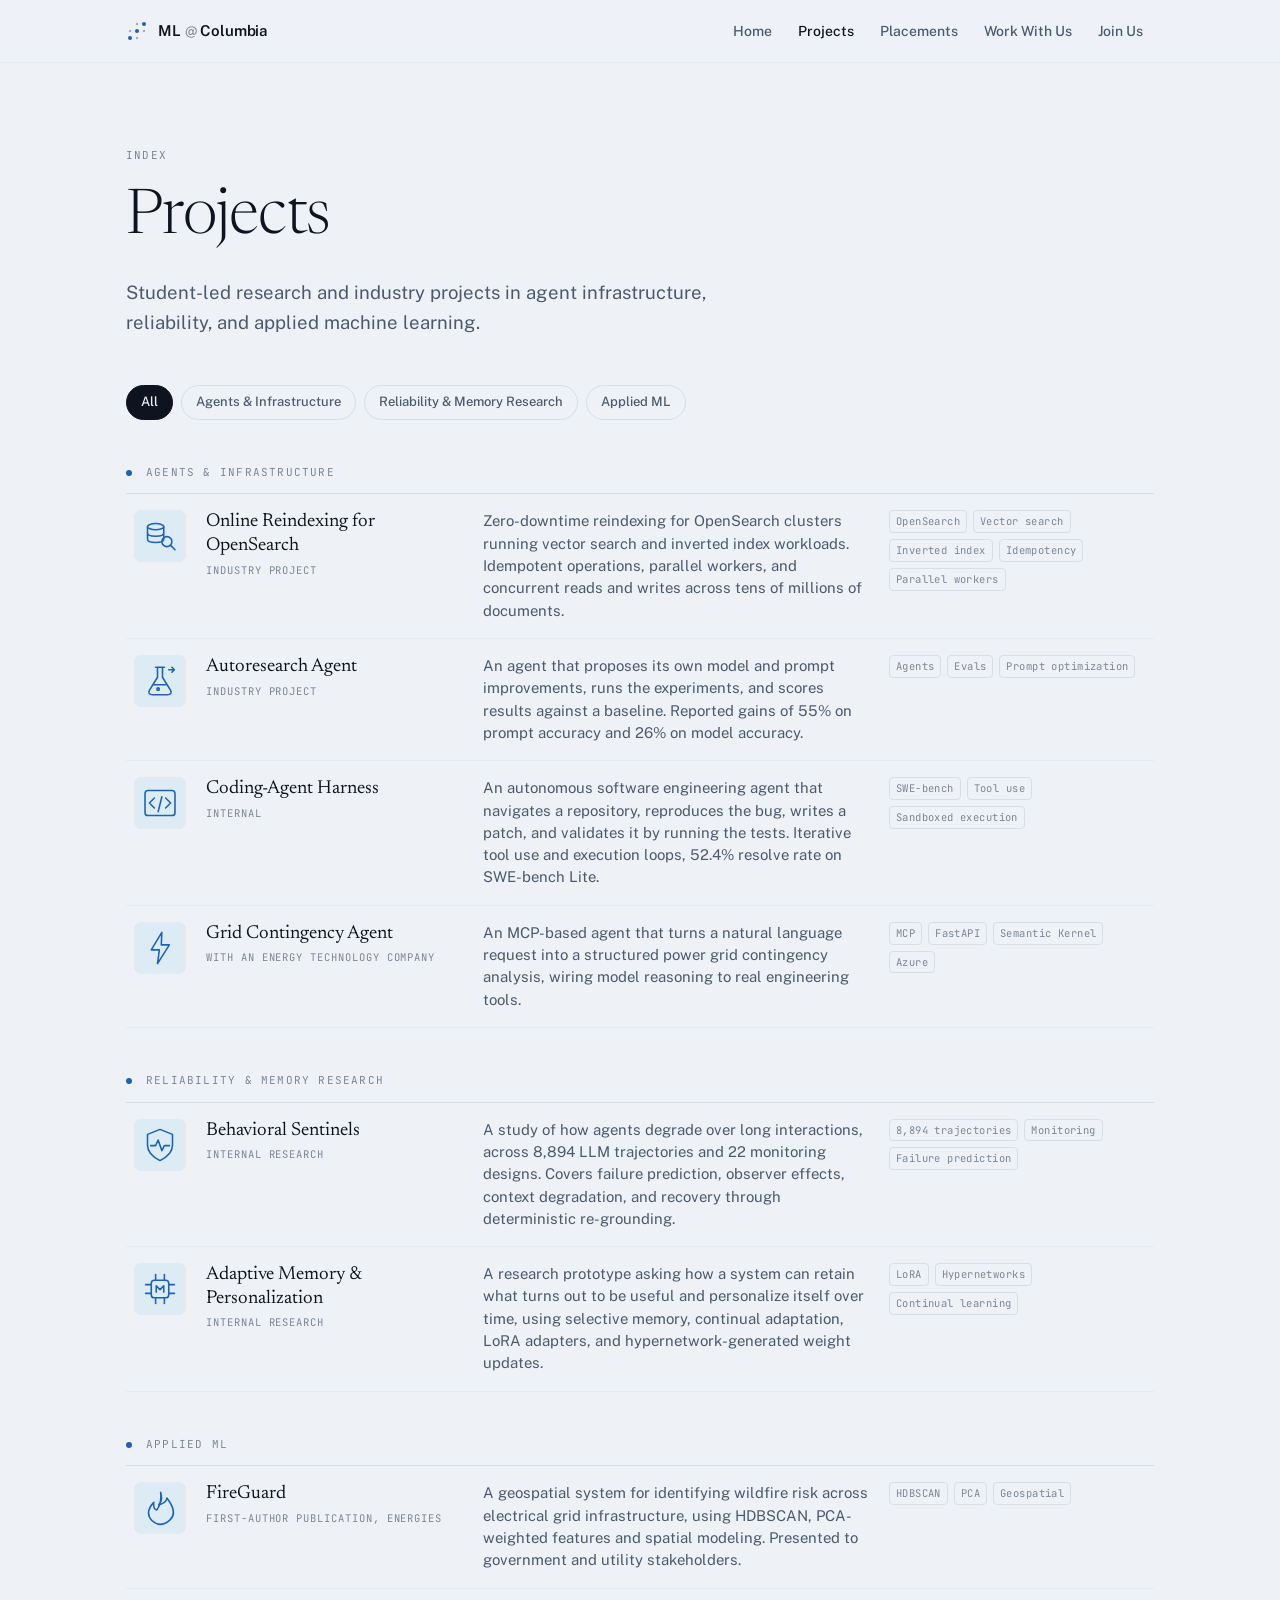
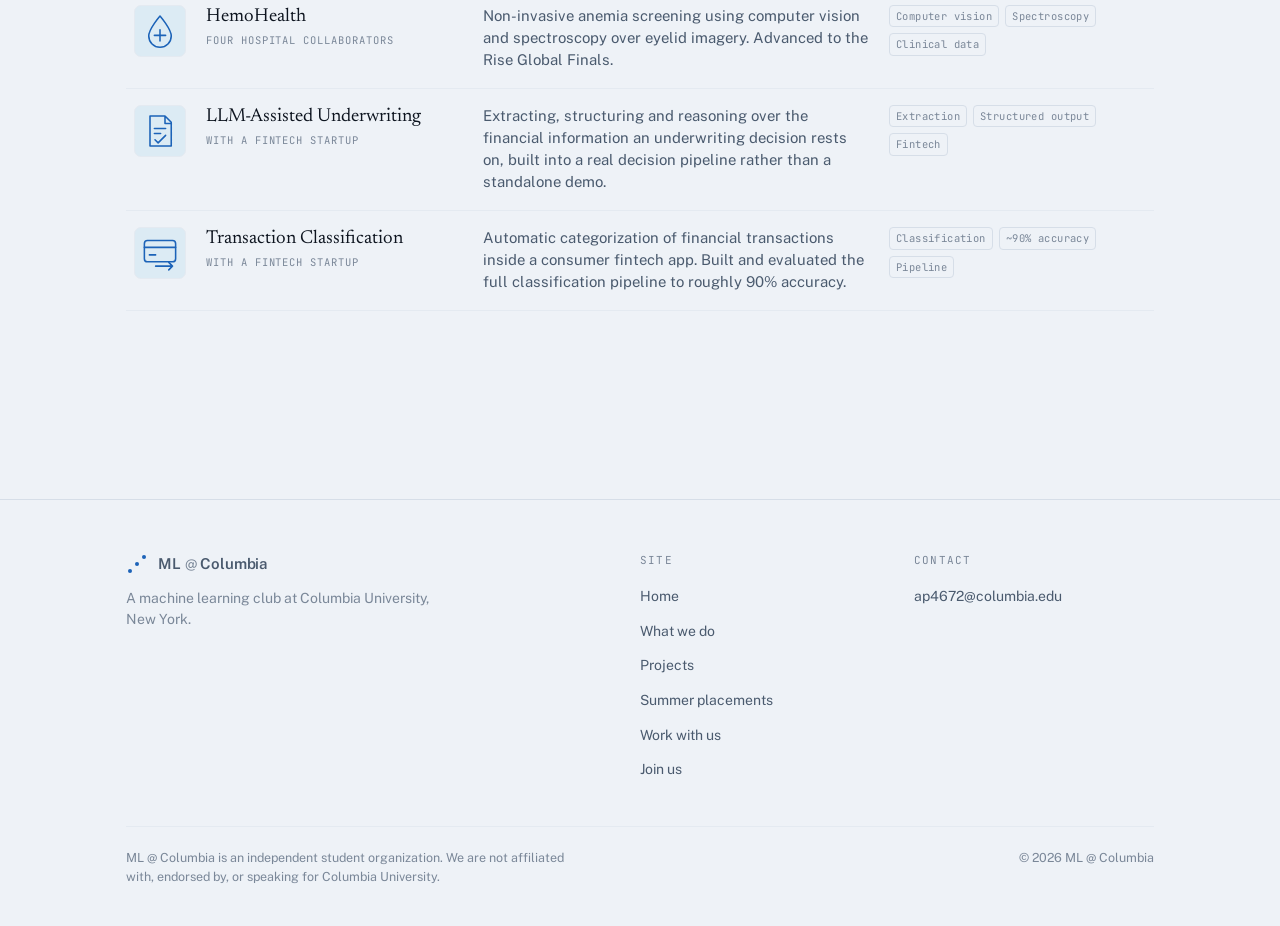
<file: projects.html>
<!doctype html>
<html lang="en">
<head>
<meta charset="utf-8">
<meta name="viewport" content="width=device-width, initial-scale=1">
<link rel="icon" href="/assets/favicon.svg" type="image/svg+xml">
<link rel="preconnect" href="https://fonts.googleapis.com">
<link rel="preconnect" href="https://fonts.gstatic.com" crossorigin>
<link rel="stylesheet" href="https://fonts.googleapis.com/css2?family=Newsreader:ital,opsz,wght@0,6..72,300;0,6..72,400;0,6..72,500;1,6..72,300;1,6..72,400&family=Public+Sans:ital,wght@0,400;0,500;0,600;1,400&family=JetBrains+Mono:wght@400;500&display=swap">
<link rel="stylesheet" href="/assets/styles.css?v=20260920-1">
<title>Projects | ML @ Columbia</title>
<meta name="description" content="Projects from ML @ Columbia across agent infrastructure, reliability research and applied machine learning.">
<meta property="og:title" content="Projects">
<meta property="og:description" content="Work across agent infrastructure, reliability research and applied ML.">
<meta property="og:type" content="website">
</head>
<body>
<a class="skip" href="#main">Skip to content</a>
<nav class="nav">
  <div class="wrap nav-in">
    <a class="brand" href="/">
      <svg width="22" height="22" viewBox="0 0 22 22" aria-hidden="true">
        <circle cx="4" cy="18" r="2" fill="currentColor"/>
        <circle cx="11" cy="11" r="2" fill="currentColor"/>
        <circle cx="18" cy="4" r="2" fill="currentColor"/>
        <circle cx="4" cy="11" r="1.2" fill="currentColor" opacity=".45"/>
        <circle cx="11" cy="4" r="1.2" fill="currentColor" opacity=".45"/>
        <circle cx="18" cy="11" r="1.2" fill="currentColor" opacity=".45"/>
        <circle cx="11" cy="18" r="1.2" fill="currentColor" opacity=".45"/>
      </svg>
      <b>ML <span>@</span> Columbia</b>
    </a>
    <div class="nav-links">
      <a href="/">Home</a>
      <a href="/projects.html" aria-current="page">Projects</a>
      <a href="/#placements">Placements</a>
      <a href="/#work-with-us">Work With Us</a>
      <a href="/#join-us">Join Us</a>
    </div>
  </div>
</nav>
<main id="main">
  <section class="hero tight">
    <div class="wrap">
      <div class="eyebrow mono">Index</div>
      <h1 class="sub">Projects</h1>
      <p class="lede">Student-led research and industry projects in agent infrastructure, reliability, and applied machine learning.</p>
    </div>
  </section>

  <section class="wrap" style="padding-bottom:clamp(56px,8vw,92px)">
    <div class="filters" id="filters" role="group" aria-label="Filter projects by area"></div>
    <div id="groups"></div>
  </section>
</main>
<footer>
  <div class="wrap">
    <div class="foot-grid">
      <div>
        <a class="brand" href="/" style="margin-bottom:12px">
          <svg width="22" height="22" viewBox="0 0 22 22" aria-hidden="true">
            <circle cx="4" cy="18" r="2" fill="currentColor"/>
            <circle cx="11" cy="11" r="2" fill="currentColor"/>
            <circle cx="18" cy="4" r="2" fill="currentColor"/>
          </svg>
          <b>ML <span>@</span> Columbia</b>
        </a>
        <p class="foot-blurb">A machine learning club at Columbia University, New York.</p>
      </div>
      <div>
        <h4>Site</h4>
        <ul>
          <li><a href="/">Home</a></li>
          <li><a href="/#about">What we do</a></li>
          <li><a href="/projects.html">Projects</a></li>
          <li><a href="/#placements">Summer placements</a></li>
          <li><a href="/#work-with-us">Work with us</a></li>
          <li><a href="/#join-us">Join us</a></li>
        </ul>
      </div>
      <div>
        <h4>Contact</h4>
        <ul>
          <li><a href="mailto:ap4672@columbia.edu">ap4672@columbia.edu</a></li>
        </ul>
      </div>
    </div>
    <div class="colophon">
      <p>ML @ Columbia is an independent student organization. We are not affiliated with, endorsed by, or speaking for Columbia University.</p>
      <p>&copy; 2026 ML @ Columbia</p>
    </div>
  </div>
</footer>
<script src="/assets/data.js?v=20260920-1"></script>
<script src="/assets/motifs.js"></script>
<script src="/assets/site.js?v=20260920-1"></script>
</body>
</html>
</file>
<file: assets/styles.css>
/* ML @ Columbia design tokens
   paper/ink are cool neutrals biased toward the accent; Columbia blue is the wash. */
:root{
  --paper:#EEF2F7;
  --surface:#FFFFFF;
  --ink:#0D141F;
  --ink-2:#4A5A6E;
  --ink-3:#7A8798;
  --line:#D6DEE8;
  --line-soft:#E4EAF1;
  --accent:#1C63B8;
  --wash:#B9D9EB;
  --wash-soft:#DCEBF4;
  --halo:rgba(28,99,184,.07);
  --shadow:0 1px 2px rgba(13,20,31,.04),0 12px 32px -18px rgba(13,20,31,.28);
  color-scheme:light;
}
@media (prefers-color-scheme:dark){
  :root:not([data-theme="light"]){
    color-scheme:dark;
    --paper:#090E15;
    --surface:#111A25;
    --ink:#E7EDF5;
    --ink-2:#94A4B8;
    --ink-3:#6C7C90;
    --line:#1F2C3B;
    --line-soft:#182432;
    --accent:#7CB8F2;
    --wash:#24425C;
    --wash-soft:#16293A;
    --halo:rgba(124,184,242,.10);
    --shadow:0 1px 2px rgba(0,0,0,.4),0 14px 36px -20px rgba(0,0,0,.8);
  }
}
:root[data-theme="dark"]{
  color-scheme:dark;
  --paper:#090E15;
  --surface:#111A25;
  --ink:#E7EDF5;
  --ink-2:#94A4B8;
  --ink-3:#6C7C90;
  --line:#1F2C3B;
  --line-soft:#182432;
  --accent:#7CB8F2;
  --wash:#24425C;
  --wash-soft:#16293A;
  --halo:rgba(124,184,242,.10);
  --shadow:0 1px 2px rgba(0,0,0,.4),0 14px 36px -20px rgba(0,0,0,.8);
}

*{box-sizing:border-box}
html{-webkit-text-size-adjust:100%}
body{
  margin:0;
  background:var(--paper);
  color:var(--ink);
  font-family:"Public Sans","Helvetica Neue",Helvetica,Arial,sans-serif;
  font-size:16px;
  line-height:1.6;
  -webkit-font-smoothing:antialiased;
}
img{max-width:100%}
[hidden]{display:none!important}
h1,h2,h3{
  font-family:Newsreader,"Iowan Old Style",Georgia,serif;
  font-weight:400;
  text-wrap:balance;
  margin:0;
  letter-spacing:-.012em;
}
p{margin:0}
a{color:inherit}
:focus-visible{outline:2px solid var(--accent);outline-offset:3px;border-radius:2px}
.skip{position:absolute;left:-9999px;top:0;background:var(--surface);color:var(--ink);padding:10px 16px;z-index:100}
.skip:focus{left:12px;top:12px}

.wrap{max-width:1140px;margin-inline:auto;padding-inline:clamp(20px,5vw,56px)}
.mono{
  font-family:"JetBrains Mono",ui-monospace,SFMono-Regular,Menlo,monospace;
  font-size:11px;
  letter-spacing:.11em;
  text-transform:uppercase;
}

/* ---------- nav ---------- */
.nav{
  position:sticky;top:0;z-index:40;
  background:color-mix(in srgb,var(--paper) 86%,transparent);
  backdrop-filter:blur(12px);
  border-bottom:1px solid var(--line-soft);
}
.nav-in{display:flex;align-items:center;gap:20px;height:62px}
.brand{display:flex;align-items:center;gap:10px;text-decoration:none;margin-right:auto}
.brand svg{display:block;color:var(--accent)}
.brand b{font-weight:600;font-size:15px;letter-spacing:-.01em}
.brand span{color:var(--ink-3);font-weight:400}
.nav-links{display:flex;align-items:center;gap:4px}
.nav-links a{
  text-decoration:none;color:var(--ink-2);font-size:14px;font-weight:500;
  padding:7px 11px;border-radius:6px;
}
.nav-links a:hover{color:var(--ink);background:var(--halo)}
.nav-links a[aria-current="page"]{color:var(--ink)}
.btn{
  display:inline-flex;align-items:center;gap:8px;
  font-size:14px;font-weight:600;text-decoration:none;
  padding:9px 16px;border-radius:999px;border:1px solid transparent;
  transition:transform .15s ease,background .15s ease,border-color .15s ease;
}
.btn-solid{background:var(--ink);color:var(--paper)}
.btn-solid:hover{transform:translateY(-1px)}
.btn-ghost{border-color:var(--line);color:var(--ink)}
.btn-ghost:hover{border-color:var(--ink-3);background:var(--surface)}
.btn .arw{transition:transform .18s ease}
.btn:hover .arw{transform:translateX(3px)}

/* ---------- hero ---------- */
.hero{position:relative;padding-block:clamp(56px,9vw,104px) clamp(48px,7vw,84px);overflow:hidden}
.hero.tight{padding-block:clamp(48px,7vw,84px) clamp(32px,4vw,48px)}
#emb{
  position:absolute;inset:0;width:100%;height:100%;
  opacity:.8;cursor:crosshair;
}
.hero .wrap{position:relative}
.eyebrow{color:var(--ink-3);margin-bottom:22px}
.eyebrow i{font-style:normal;color:var(--accent)}
h1{font-size:clamp(2.5rem,6.4vw,4.75rem);line-height:1.03;max-width:16ch;font-weight:300}
h1.sub{font-size:clamp(2.1rem,5vw,3.9rem);max-width:19ch}
h1 em{font-style:italic;color:var(--accent)}
.lede{margin-top:26px;max-width:56ch;font-size:clamp(1.02rem,1.5vw,1.16rem);color:var(--ink-2);line-height:1.62}
.cta-row{display:flex;flex-wrap:wrap;gap:12px;margin-top:34px}

/* ---------- sections ---------- */
.sec{padding-block:clamp(56px,8vw,92px)}
.sec-head{display:flex;align-items:baseline;justify-content:space-between;gap:24px;flex-wrap:wrap;margin-bottom:38px}
.sec-head h2{font-size:clamp(1.65rem,3.1vw,2.35rem);max-width:20ch}
.sec-kicker{color:var(--ink-3)}
.sec-head a{color:var(--accent);text-decoration:none;font-size:14px;font-weight:600;white-space:nowrap}
.sec-head a:hover{text-decoration:underline;text-underline-offset:3px}
.prose{max-width:62ch;color:var(--ink-2);font-size:1.03rem}
.prose + .prose{margin-top:16px}


/* ---------- placements ---------- */
.placements-list{
  display:grid;grid-template-columns:repeat(4,minmax(0,1fr));gap:0 24px;
  list-style:none;margin:0;padding:0;border-top:1px solid var(--line);
}
.placements-list li{display:flex;align-items:center;justify-content:center;padding:28px 12px;border-bottom:1px solid var(--line-soft)}
.placement-wordmark{display:block;width:100%;max-width:160px;height:64px;object-fit:contain}
.sec[id]{scroll-margin-top:110px}
.partnership-grid{display:grid;grid-template-columns:repeat(3,minmax(0,1fr));gap:28px;margin-top:32px}
.partnership-grid article{border-top:1px solid var(--line);padding-top:22px}
.partnership-grid h3{font-size:1.4rem;margin-bottom:12px}
.partnership-grid p{color:var(--ink-2);font-size:.95rem}
.join-panel{background:var(--wash-soft);border:1px solid var(--line);border-radius:12px;padding:clamp(24px,5vw,48px);display:flex;flex-direction:column;align-items:flex-start;gap:22px}
.join-panel h2{font-size:clamp(1.8rem,4vw,2.7rem)}
@media (max-width:900px){
  .nav .nav-in{height:auto;min-height:62px;flex-wrap:wrap;padding-block:12px;gap:8px}
  .nav-links{flex-wrap:wrap}
}
@media (max-width:620px){
  .placements-list{grid-template-columns:repeat(2,minmax(0,1fr));gap:0 16px}
  .placements-list li{padding:24px 12px}
  .placement-wordmark{height:52px}
  .partnership-grid{grid-template-columns:1fr}
  .sec[id]{scroll-margin-top:160px}
}

/* ---------- featured cards ---------- */
.feat{display:grid;grid-template-columns:repeat(3,1fr);gap:22px}
.card{
  background:var(--surface);border:1px solid var(--line-soft);border-radius:10px;
  overflow:hidden;display:flex;flex-direction:column;text-decoration:none;
  transition:border-color .18s ease,transform .18s ease,box-shadow .18s ease;
}
.card[href]:hover{border-color:var(--line);transform:translateY(-2px);box-shadow:var(--shadow)}
.card .art{aspect-ratio:16/10;background:var(--wash-soft);color:var(--accent);display:block;border-bottom:1px solid var(--line-soft)}
.card .art svg{display:block;width:100%;height:100%}
.card .body{padding:18px 20px 22px;display:flex;flex-direction:column;gap:9px;flex:1}
.card h3{font-size:1.3rem}
.card p{font-size:.93rem;color:var(--ink-2);line-height:1.55;flex:1}
.tags{display:flex;flex-wrap:wrap;gap:6px;margin-top:4px}
.tag{
  font-family:"JetBrains Mono",monospace;font-size:10.5px;letter-spacing:.04em;
  color:var(--ink-3);border:1px solid var(--line);border-radius:4px;padding:2px 6px;
}

/* ---------- project index ---------- */
.filters{display:flex;flex-wrap:wrap;gap:8px;margin-bottom:8px}
.filters button{
  font:inherit;font-size:13px;font-weight:500;cursor:pointer;
  background:transparent;color:var(--ink-2);
  border:1px solid var(--line);border-radius:999px;padding:6px 14px;
  transition:color .15s ease,border-color .15s ease,background .15s ease;
}
.filters button:hover{color:var(--ink);border-color:var(--ink-3)}
.filters button[aria-pressed="true"]{background:var(--ink);color:var(--paper);border-color:var(--ink)}
.group{margin-top:44px}
.group-label{display:flex;align-items:center;gap:14px;color:var(--ink-3);padding-bottom:12px;border-bottom:1px solid var(--line)}
.group-label .count{margin-left:auto;font-variant-numeric:tabular-nums}
.dot{width:6px;height:6px;border-radius:50%;background:var(--accent);flex:none}
.rows{display:flex;flex-direction:column}
.row{
  display:grid;grid-template-columns:52px minmax(0,1fr) minmax(0,1.5fr) minmax(0,1fr);
  align-items:start;gap:20px;padding:16px 8px;border-bottom:1px solid var(--line-soft);
}
.row .thumb{width:52px;height:52px;border-radius:7px;background:var(--wash-soft);color:var(--accent);border:1px solid var(--line-soft);overflow:hidden}
.row .thumb svg{display:block;width:100%;height:100%}
.row .nm{font-family:Newsreader,Georgia,serif;font-size:1.18rem;line-height:1.25}
.row .ds{color:var(--ink-2);font-size:.93rem;line-height:1.5}
.row .meta{display:flex;flex-direction:column;align-items:flex-start;gap:6px}
.row .tags{margin-top:0}


/* ---------- footer ---------- */
footer{border-top:1px solid var(--line);margin-top:clamp(56px,8vw,96px);padding-block:52px 40px}
.foot-grid{display:grid;grid-template-columns:2fr 1fr 1fr;gap:34px}
.foot-grid h4{margin:0 0 14px;color:var(--ink-3);font-weight:400;font-size:11px;letter-spacing:.11em;text-transform:uppercase;font-family:"JetBrains Mono",monospace}
.foot-grid ul{list-style:none;margin:0;padding:0;display:flex;flex-direction:column;gap:9px}
.foot-grid a{color:var(--ink-2);text-decoration:none;font-size:14px}
.foot-grid a:hover{color:var(--accent)}
.foot-blurb{color:var(--ink-3);font-size:14px;max-width:34ch;line-height:1.55}
.colophon{margin-top:44px;padding-top:22px;border-top:1px solid var(--line-soft);display:flex;justify-content:space-between;gap:20px;flex-wrap:wrap;color:var(--ink-3);font-size:12.5px}
.colophon p{max-width:58ch;line-height:1.5}

@media (max-width:1000px){
  .feat{grid-template-columns:1fr 1fr}
}
@media (max-width:900px){
  .foot-grid{grid-template-columns:1fr 1fr;gap:28px}
  .row{grid-template-columns:44px minmax(0,1fr);gap:16px;row-gap:10px}
  .row .thumb{width:44px;height:44px}
  .row .ds{grid-column:2}
  .row .meta{grid-column:2;align-items:flex-start;flex-direction:row;flex-wrap:wrap}
}
@media (max-width:620px){
  .feat{grid-template-columns:1fr}
  .nav-in{height:56px;gap:12px}
  .nav-links{gap:2px}
  .nav-links a{padding:7px 9px;font-size:13.5px}
  .brand b{font-size:14px}
  .sec{padding-block:clamp(44px,9vw,64px)}
  .sec-head{margin-bottom:28px}
  .group-label{flex-wrap:wrap;gap:8px 14px}
  .group{margin-top:34px}
  .colophon{flex-direction:column;gap:12px}
}
@media (max-width:460px){
  .foot-grid{grid-template-columns:1fr;gap:26px}
  .foot-blurb{max-width:none}
  .cta-row{flex-direction:column;align-items:stretch}
  .cta-row .btn{justify-content:center}
  .row{grid-template-columns:40px minmax(0,1fr);gap:14px;padding:14px 0}
  .row .thumb{width:40px;height:40px}
  .filters button{padding:6px 11px;font-size:12.5px}
}
@media (prefers-reduced-motion:reduce){
  *{animation-duration:.001ms!important;transition-duration:.001ms!important}
}

/* partner / provenance line: above the title on cards, under it in the index */
.org{display:block;color:var(--ink-3);font-size:10.5px;letter-spacing:.09em;line-height:1.4}
.card .body .org{margin-bottom:-5px}
.row .nm .org{margin-top:5px}
.row .nm{align-self:start}

/* nothing may scroll the page horizontally */
.nm,.ds,.org,.tag{overflow-wrap:break-word}
.row{min-width:0}
.row > *{min-width:0}

/* Keep original wordmark colors legible in dark mode. */
@media (prefers-color-scheme:dark){:root:not([data-theme="light"]) .placements-list li{background:#fff;border-radius:8px}}
:root[data-theme="dark"] .placements-list li{background:#fff;border-radius:8px}

.hero:not(.tight){min-height:620px;display:flex;align-items:center}
.hero:not(.tight) .wrap{width:100%;pointer-events:none}
.hero:not(.tight) .wrap a{pointer-events:auto}
.hero:not(.tight) h1{font-family:"Public Sans",Arial,sans-serif;font-weight:600;letter-spacing:-.055em;font-size:clamp(2.8rem,6.2vw,4.8rem);max-width:18ch}
.hero:not(.tight) h1 em{font-style:normal}
.card .art img{display:block;width:100%;height:100%;object-fit:cover}
@media(max-width:620px){.hero:not(.tight){min-height:540px}}

.row .thumb img{display:block;width:100%;height:100%;padding:5px}

.hero-hint{color:var(--ink-3);margin-top:22px;font-size:9px;letter-spacing:.06em}

/* Balance the education copy against a dedicated heading column. */
.about-layout{display:grid;grid-template-columns:minmax(0,1fr) minmax(0,2fr);gap:clamp(24px,5vw,64px);align-items:start}
.about-layout .sec-head{margin-bottom:0}
.about-copy{min-width:0}
.about-copy .prose{max-width:none}
.about-copy .prose + .prose{margin-top:24px}
@media(max-width:620px){.about-layout{grid-template-columns:1fr;gap:24px}}

.recruitment-note{margin-top:22px;color:var(--ink-2);font-size:.9rem;max-width:56ch}
.recruitment-note a{color:var(--accent);text-underline-offset:3px}
.info-session{width:100%;padding:22px 0;border-top:1px solid var(--line);border-bottom:1px solid var(--line)}
.info-session h3,.join-option h3{font-size:1.45rem;margin-bottom:10px}
.info-session p{color:var(--ink-2);font-size:.95rem}
.info-session p+p{margin-top:8px}
.join-options{display:grid;grid-template-columns:repeat(2,minmax(0,1fr));gap:36px;width:100%}
.join-option{display:flex;flex-direction:column;align-items:flex-start;gap:14px;min-width:0}
.join-option h3{margin:0}
.join-option p{color:var(--ink-2);font-size:.95rem}
.join-option .application-deadline{font-size:.85rem}
.join-option .btn{margin-top:auto}
@media(max-width:620px){.join-options{grid-template-columns:1fr;gap:28px}.join-option+.join-option{padding-top:24px;border-top:1px solid var(--line)}}
</file>
